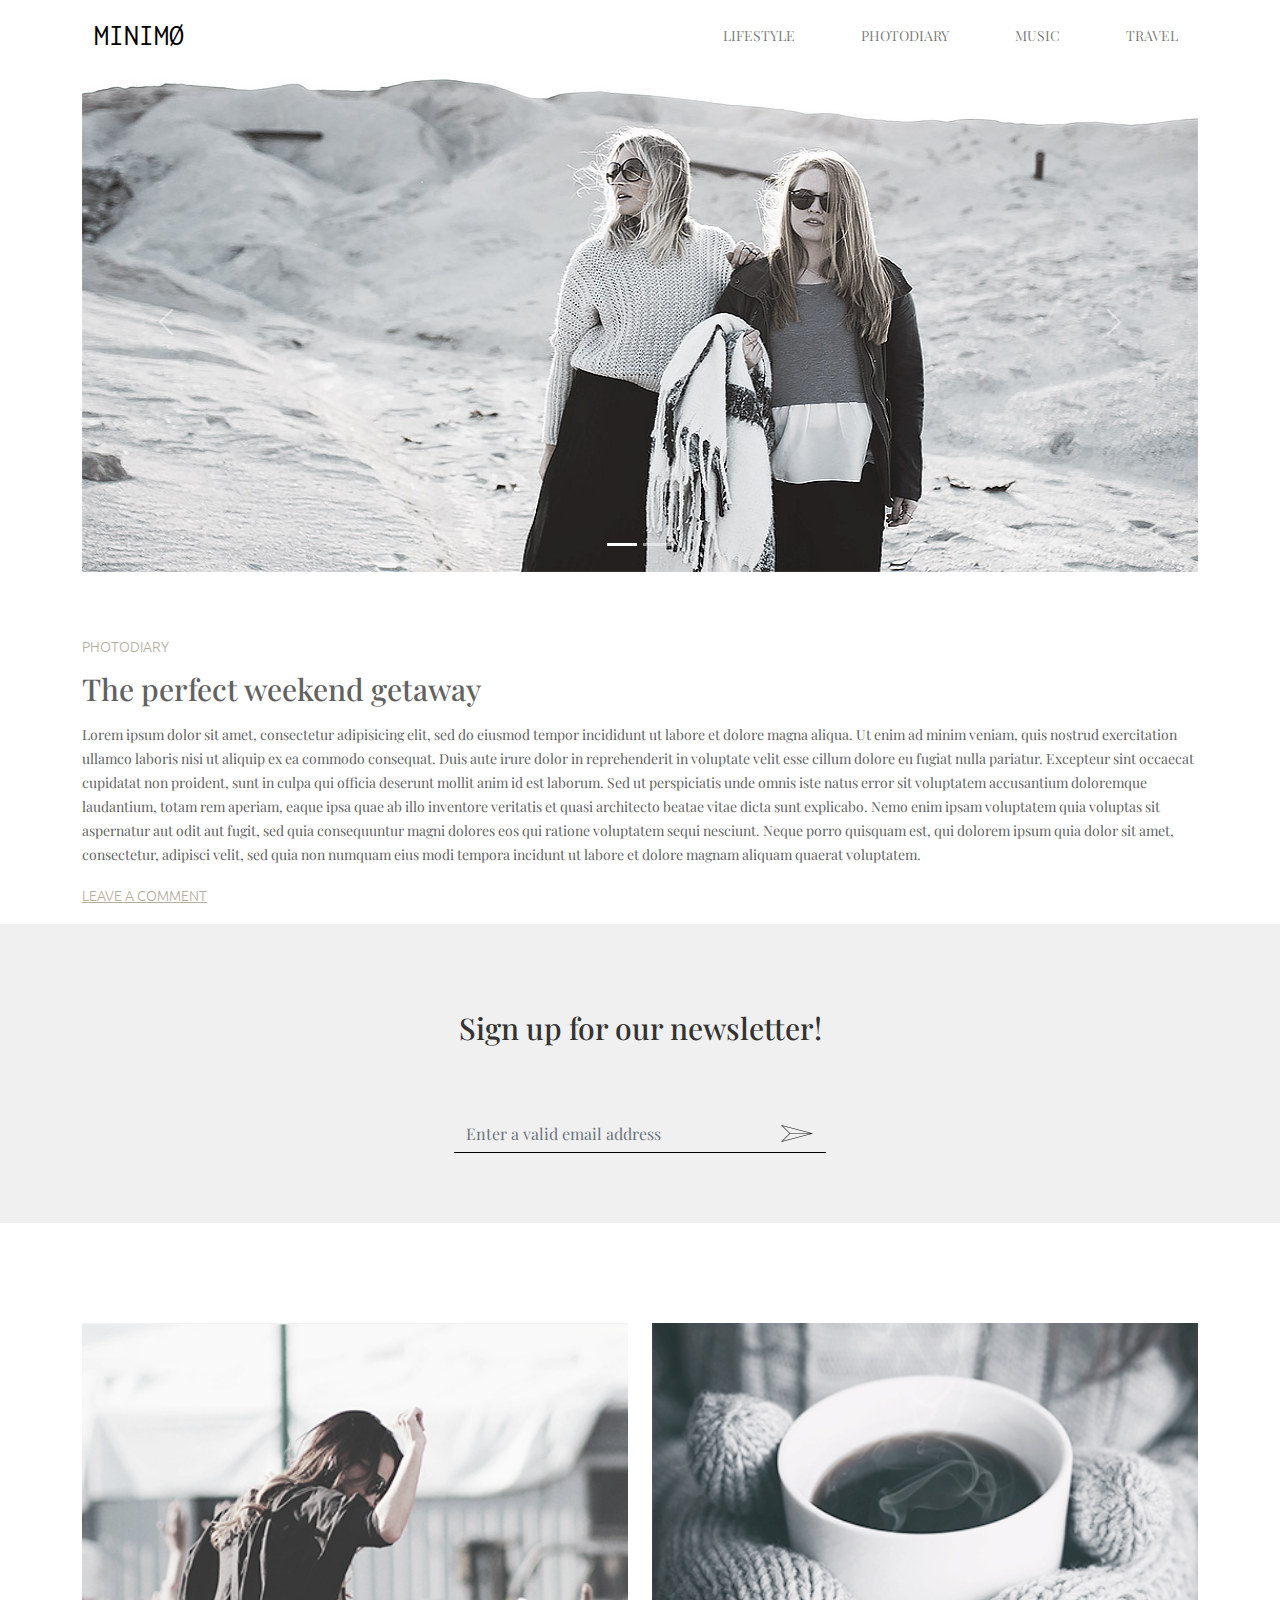
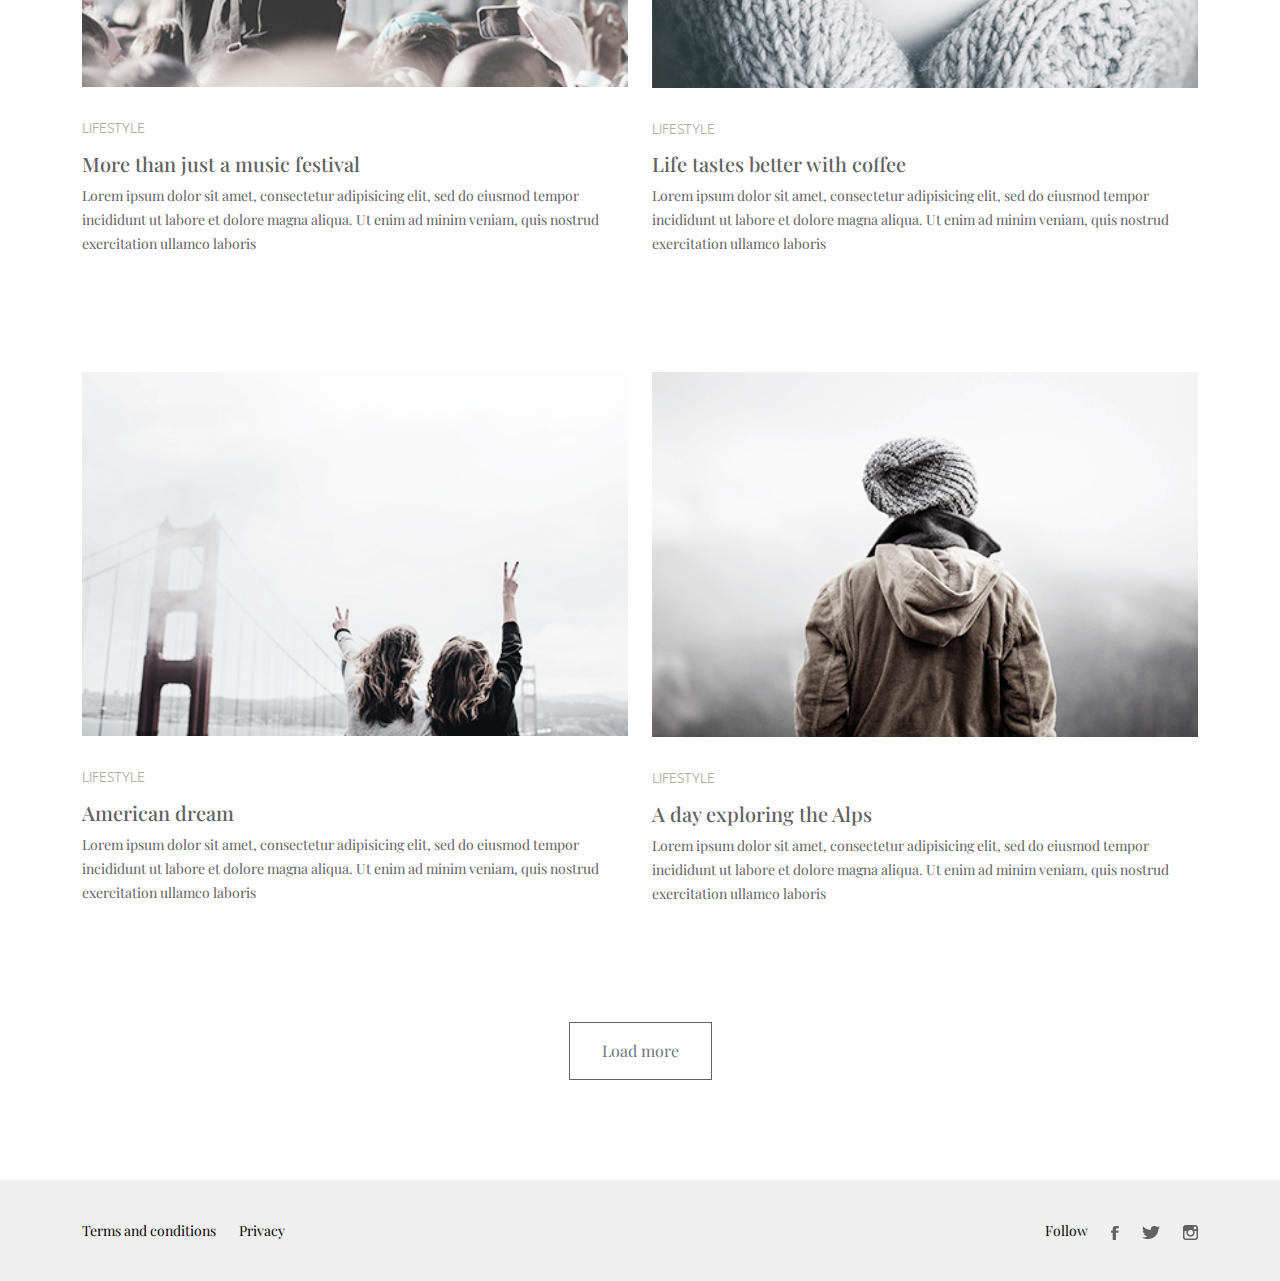
<file: index.html>
<!doctype html>
<html lang="en">
  <head>
    <meta charset="utf-8">
    <meta name="viewport" content="width=device-width, initial-scale=1">
    <title>Minimo</title>
	<link href="https://fonts.googleapis.com/css2?family=Inconsolata&family=Playfair+Display&family=Ubuntu:wght@300;400&display=swap" rel="stylesheet">
    <link rel="stylesheet" href="bootstrap/bootstrap/css/bootstrap.min.css">
	<link rel="stylesheet" href="css/style.css">
  </head>
  <body>
	<header class="container">
		<nav class="navbar navbar-expand-lg">
			<div class="container-fluid">
			  <a class="navbar-brand" href="#">minimø</a>
			  <button class="navbar-toggler" type="button" data-bs-toggle="collapse" data-bs-target="#navbarSupportedContent" aria-controls="navbarSupportedContent" aria-expanded="false" aria-label="Toggle navigation">
				<span class="navbar-toggler-icon"></span>
			  </button>
			  <div class="collapse navbar-collapse" id="navbarSupportedContent">
				<ul class="navbar-nav ms-auto mb-2 mb-lg-0">
				  <li class="nav-item">
					<a class="nav-link" href="#">lifestyle</a>
				  </li>
				  <li class="nav-item">
					<a class="nav-link" href="#">photodiary</a>
				  </li>
				  <li class="nav-item">
					<a class="nav-link" href="#">music</a>
				  </li>
				  <li class="nav-item">
					<a class="nav-link" href="#">travel</a>
				  </li>
				  
				</ul>
				
			  </div>
			</div>
		  </nav>
	</header>
	<div class="container">
	<div id="carouselExampleControls" class="carousel slide carousel-fade" data-bs-ride="carousel">
		<div class="carousel-indicators">
			<button type="button" data-bs-target="#carouselExampleIndicators" data-bs-slide-to="0" class="active" aria-current="true" aria-label="Slide 1"></button>
			<button type="button" data-bs-target="#carouselExampleIndicators" data-bs-slide-to="1" aria-label="Slide 2"></button>
		 </div>
		<div class="carousel-inner">
		  <div class="carousel-item active">
			<img src="img/header-img.jpg" class="d-block w-100" alt="...">
		  </div>
		  <div class="carousel-item">
			<img src="img/mountains.jpg" class="d-block w-100" alt="...">
		  </div>
		</div>
		<button class="carousel-control-prev" type="button" data-bs-target="#carouselExampleControls" data-bs-slide="prev">
		  <span class="carousel-control-prev-icon" aria-hidden="true"></span>
		  <span class="visually-hidden">Previous</span>
		</button>
		<button class="carousel-control-next" type="button" data-bs-target="#carouselExampleControls" data-bs-slide="next">
		  <span class="carousel-control-next-icon" aria-hidden="true"></span>
		  <span class="visually-hidden">Next</span>
		</button>
	  </div>
	</div>
	<div class="container">
		<div class="row">
			<div class="col">
				<div class="single-post">
					<h3 class="post-category">photodiary</h3>
					<h2 class="post-title"><a href="#">The perfect weekend getaway</a></h2>
					<p>Lorem ipsum dolor sit amet, consectetur adipisicing elit, sed do eiusmod tempor incididunt ut labore et dolore magna aliqua. Ut enim ad minim veniam, quis nostrud exercitation ullamco laboris nisi ut aliquip ex ea commodo consequat. Duis aute irure dolor in reprehenderit in voluptate velit esse cillum dolore eu fugiat nulla pariatur. Excepteur sint occaecat cupidatat non proident, sunt in culpa qui officia deserunt mollit anim id est laborum. Sed ut perspiciatis unde omnis iste natus error sit voluptatem accusantium doloremque laudantium, totam rem aperiam, eaque ipsa quae ab illo inventore veritatis et quasi architecto beatae vitae dicta sunt explicabo. Nemo enim ipsam voluptatem quia voluptas sit aspernatur aut odit aut fugit, sed quia consequuntur magni dolores eos qui ratione voluptatem sequi nesciunt. Neque porro quisquam est, qui dolorem ipsum quia dolor sit amet, consectetur, adipisci velit, sed quia non numquam eius modi tempora incidunt ut labore et dolore magnam aliquam quaerat voluptatem.</p>
					<p><a href="#" class="link-more">Leave a comment</a></p>
				</div>
			</div>
		</div>
	</div>
	<section class="signup">
		<div class="container">
			<div class="row">
				<div class="col">
					<h3 class="text-center">Sign up for our newsletter!	</h3>
					<form action="">
						<div class="col-lg-4 offset-lg-4 col-md-6 offset-md-3 col-sm-8 offset-sm-2 col-xs-8 offset-xs-2 form-input">
							<input type="email" class="form-control" placeholder="Enter a valid email address" required>
							<button class="btn" type="submit">
								<img src="img/icon.png" alt="">
							</button>
						</div>
					</form>
				</div>
			</div>
		</div>
	</section>
	<div class="grid-posts">
		<div class="container">
			<div class="row">
				<div class="col-md-6">
					<div class="card">
						<img src="img/image1.jpg" class="card-img-top" alt="...">
						<div class="card-body">
							<h3 class="post-category">Lifestyle</h3>
						  <h5 class="post-title">More than just a music festival</h5>
						  <p class="card-text">Lorem ipsum dolor sit amet, consectetur adipisicing elit, sed do eiusmod tempor incididunt ut labore et dolore magna aliqua. Ut enim ad minim veniam, quis nostrud exercitation ullamco laboris</p>
						  
						</div>
					  </div>
				</div>
				<div class="col-md-6">
					<div class="card">
						<img src="img/image2.jpg" class="card-img-top" alt="...">
						<div class="card-body">
							<h3 class="post-category">Lifestyle</h3>
						  <h5 class="post-title">Life tastes better with coffee</h5>
						  <p class="card-text">Lorem ipsum dolor sit amet, consectetur adipisicing elit, sed do eiusmod tempor incididunt ut labore et dolore magna aliqua. Ut enim ad minim veniam, quis nostrud exercitation ullamco laboris</p>
						  
						</div>
					  </div>
				</div>
				<div class="col-md-6">
					<div class="card">
						<img src="img/image3.jpg" class="card-img-top" alt="...">
						<div class="card-body">
							<h3 class="post-category">Lifestyle</h3>
						  <h5 class="post-title">American dream</h5>
						  <p class="card-text">Lorem ipsum dolor sit amet, consectetur adipisicing elit, sed do eiusmod tempor incididunt ut labore et dolore magna aliqua. Ut enim ad minim veniam, quis nostrud exercitation ullamco laboris</p>
						  
						</div>
					  </div>
				</div>
				<div class="col-md-6">
					<div class="card">
						<img src="img/image4.jpg" class="card-img-top" alt="...">
						<div class="card-body">
							<h3 class="post-category">Lifestyle</h3>
						  <h5 class="post-title">A day exploring the Alps</h5>
						  <p class="card-text">Lorem ipsum dolor sit amet, consectetur adipisicing elit, sed do eiusmod tempor incididunt ut labore et dolore magna aliqua. Ut enim ad minim veniam, quis nostrud exercitation ullamco laboris</p>
						  
						</div>
					  </div>
				</div>
				<div class="col text-center after-posts">
					<button type="button" class="btn btn-outline-secondary load-more">Load more <span class="spinner-grow spinner-grow-sm" role="status" aria-hidden="true"></span></button>
				</div>
			</div>
		</div>
	</div>
	

	<footer>
		<div class="container">
			<div class="d-sm-flex justify-content-between">
				<div class="footer-left">
					<a href="#">Terms and conditions</a>
					<a href="#">Privacy</a>
				</div>
				<div class="footer-right">
					<span>Follow</span>
					<a href="#"><img src="img/facebook-icon.png" alt=""></a>
					<a href="#"><img src="img/twitter-icon.png" alt=""></a>
					<a href="#"><img src="img/instagram-icon.png" alt=""></a>
				</div>
			</div>
		</div>
	</footer>
	<script src="js/jquery-3.6.1.min.js"></script>
	<script src="js/main.js"></script>
	<script src="js/popper.min.js"></script>
    <script src="bootstrap/bootstrap/js/bootstrap.min.js"></script>
  </body>
</html>
</file>
<file: css/style.css>
body {
    min-width: 320px;
    font-size: 14px;
    font-family: 'Playfair Display', serif;
    color: #626262;
}
img {
    max-width: 100%;
    height: auto;
}
a {
    color: #b4ad9e;
}
a:hover {
    color: #898377;
}
header.navbar-light {
    background-color: fff;
}
.navbar-brand {
    font-family: 'Inconsolata', monospace;
    font-size: 30px;
    color: #000;
    text-transform: uppercase;
}
.nav-item {
    text-transform: uppercase;
    margin-left: 50px;
}
.nav-item a::after {
    content: '';
    display: block;
    width: 100%;
    background-color: #ccc;
    height: 1px;
    transform: scale(0);
    transition: all .3s;
}
.nav-item a:hover::after {
    transform: scale(1);
}
.carousel-item img {
    height: 501px;
}
.carousel {
    margin-bottom: 50px;
}
.post-category, .link-more {
    font-family: "Ubuntu", sans-serif;
    font-size: 14px;
    color: #b4ad9e;
    text-transform: uppercase;
    font-weight: 300;
}
.post-title a {
    color: #626262;
    text-decoration: none;
}
.post-title a:hover {
    text-decoration: underline; 
}
p {
    line-height: 1.5rem;
}
h2, h3 {
    margin: 1rem 0;
    font-size: 30px;
}
.grid-posts {
    margin: 100px 0;
}
.grid-posts .card {
    border: none;
    margin-bottom: 100px;
    
}
.grid-posts .card-body {
    padding-left: 0;
    padding-right: 0;
    
}
.card img {
    border-radius: 0;
}
.load-more {
    padding: 1rem 2rem;
    border-color: #626262;
    border-radius: 0;
}
.load-more span {
    display: none;
}
.signup {
    background-color: #f0f0f0;
    padding: 70px 0;
}
.signup h3 {
    color: #333333;
}
.signup form {
    margin-top: 70px;
}
.signup .form-input {
    position: relative;
}
.signup .form-control {
    border: 0;
    border-bottom: 1px solid #000;
    border-radius: 0;
    background-color: transparent;
}
.signup .form-control:focus {
    box-shadow: none;
}
.form-input .btn {
    position: absolute;
    right: 0;
    top: -3px;
}
footer {
    background-color: #f0f0f0;
    padding: 40px 0;
    color: #000;
}
.footer-left a {
    color: #000;
    margin-right: 20px;
    text-decoration: none;
}
.footer-right a {
    color: #626262;
    margin-left: 20px;
    text-decoration: none;
}




@media only screen and (max-width: 575.98px) { 
    .footer-left {
        margin-bottom: 10px;
    }
 }


@media only screen and (max-width: 767.98px) { 
    .grid-posts {
        margin-top: 50px;
        margin-bottom: 50px;
    }
    .grid-posts .card {
        margin-bottom: 50px;
    }
    .signup {
        padding: 30px;
    }
 }


@media only screen and (max-width: 991.98px) { 
    header .nav-item {
        margin-left: 0;
    }
}


@media only screen and (max-width: 1199.98px) { 
    .carousel-item img {
        height: 100%;
    }
 }


@media only screen and (max-width: 1399.98px) { 

}
</file>
